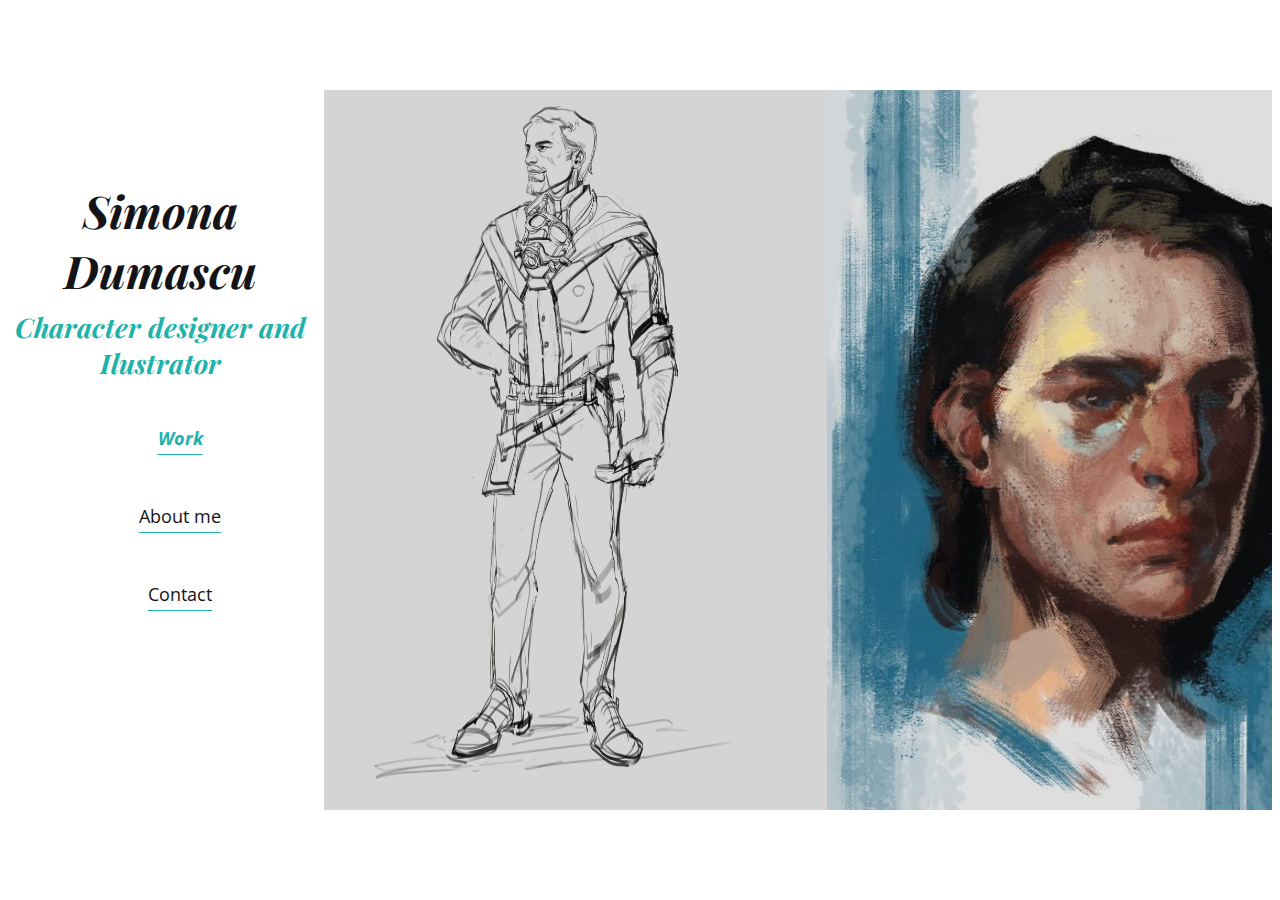
<file: index.html>
<head>
  <link rel="stylesheet" href="navbar.css">
  <link rel="stylesheet" href="main.css">
  <link rel="preconnect" href="https://fonts.googleapis.com">
  <link rel="preconnect" href="https://fonts.gstatic.com" crossorigin>
  <script defer src="scroll.js"></script>

</head>

<body>
  <nav class="navbar">
    <header>
      <a class="navbar-header" href="index.html">
        <h1>
          Simona Dumascu
        </h1>
        <h2>
          Character designer and Ilustrator
        </h2>
      </a>
    </header>
    <ul class="navbar-nav">
      <li class="nav-item">
        <a class="nav-link" href="index.html"><em>Work</em></a>
      </li>
      <li class="nav-item">
        <a class="nav-link" href="about.html">About me</a>
      </li>
      <li class="nav-item">
        <a class="nav-link" href="contact.html">Contact</a>
      </li>
    </ul>
  </nav>
  <main>
    <div class="flex-container">
      <div class="flex-image">
        <img src="images/character_design/8.jpg" alt="img">
        <figcaption>
          <h4>
            Character design
          </h4>
          <p>
            Collection of characters and illustrations in different styles and inspirations.
          </p>
          <a href="work/character_design.html">
            <i>
              Show more
            </i>
          </a>
        </figcaption>
      </div>
      <div class="flex-image">
        <img src="images/portraits/7.jpg" alt="img">
        <figcaption>
          <h4>
            Portraits
          </h4>
          <p>
            Sample of different commissions and personal work.          </p>
          <a href="work/portraits.html">
            <i>
              Show more
            </i>
          </a>
        </figcaption>
      </div>
      <div class="flex-image">
        <img src="images/enviroment/11.jpg" alt="img">
        <figcaption>
          <h4>
            Enviromental Art
          </h4>
          <p>
            Design of enviromental art pieces and details.
          </p>
          <a href="work/enviroment.html">
            <i>
              Show more
            </i>
          </a>
        </figcaption>
      </div>
      <div class="flex-image">
        <img src="images/thesis/5.jpg" alt="img">
        <figcaption>
          <h4>
            Thesis
          </h4>
          <p>
            A character design interpretation of the main characters from the novel Dune
          </p>
          <a href="work/thesis.html">
            <i>
              Show more
            </i>
          </a>
        </figcaption>
      </div>
    </div>
  </main>
</body>
</file>
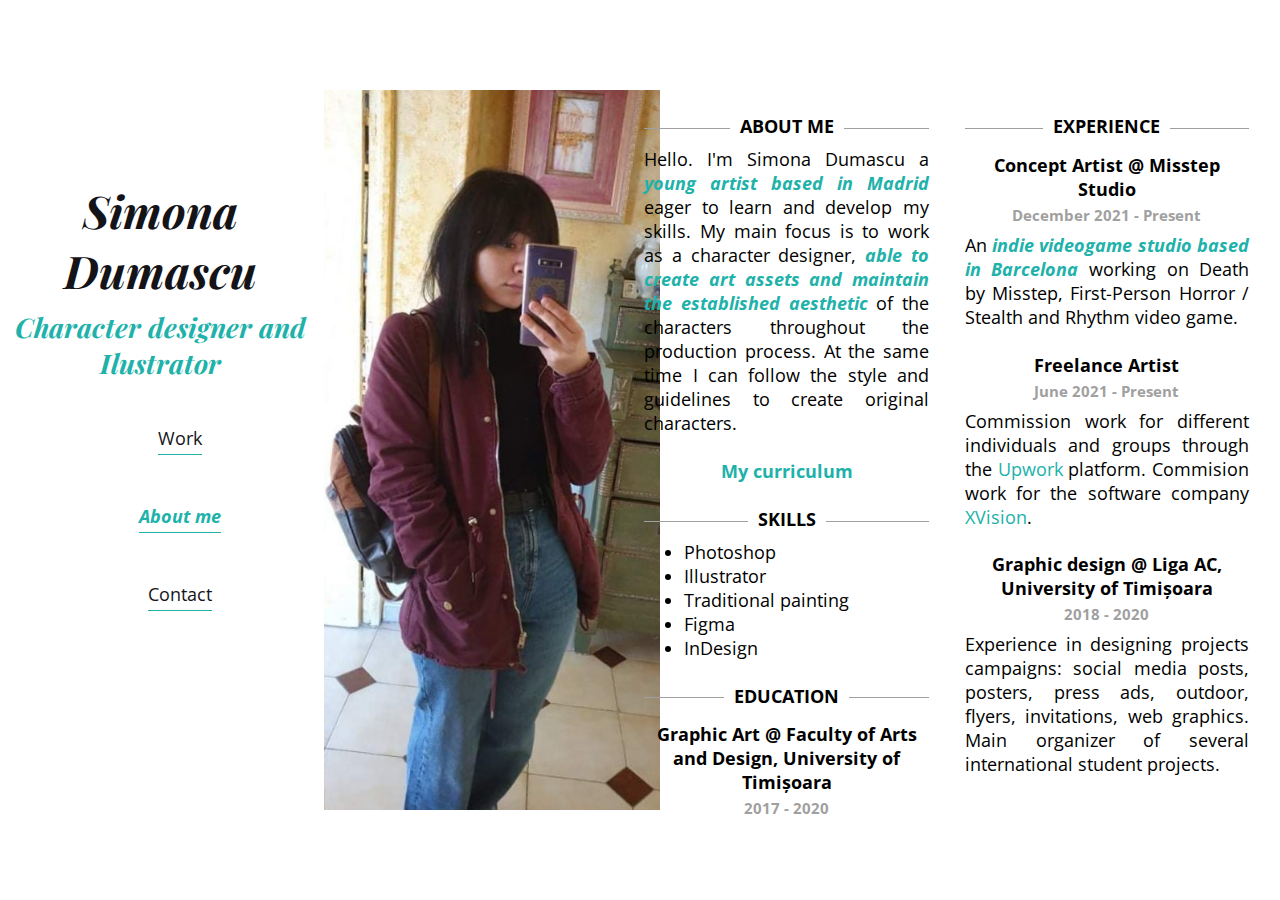
<file: about.html>
<head>
    <link rel="stylesheet" href="navbar.css">
    <link rel="stylesheet" href="about.css">
    <link rel="preconnect" href="https://fonts.googleapis.com">
    <link rel="preconnect" href="https://fonts.gstatic.com" crossorigin>
    <link href="https://fonts.googleapis.com/css2?family=Playfair+Display:ital,wght@1,500&display=swap" rel="stylesheet">
    <script defer src="scroll.js"></script>
  
  </head>
  
  <body>
    <nav class="navbar">
      <header >
        <a class="navbar-header" href="index.html">
          <h1>
            Simona Dumascu
          </h1>
          <h2>
            Character designer and Ilustrator
          </h2>      
        </a>
      </header>
      <ul class="navbar-nav">
        <li class="nav-item">
          <a class="nav-link" href="index.html">Work</a>
        </li>
        <li class="nav-item">
          <a class="nav-link" href="about.html"><em>About me</em></a>
        </li>
        <li class="nav-item">
          <a class="nav-link" href="contact.html">Contact</a>
        </li>
      </ul>
    </nav>
    <main>
      <div class="flex-container">
        <div class="flex-info">
          <img src="images/simo.jpg" alt="img">
        </div>
        <div class="flex-info">
          <h3>
            <span>About me</span>
          </h3>
          <p>
            Hello. I'm Simona Dumascu a <em>young artist based in Madrid</em> eager to learn and develop my skills. 
            My main focus is to work as a character designer, 
            <em>able to create art assets and maintain the established aesthetic</em>
             of the characters throughout the production process. 
             At the same time I can follow the style and guidelines to create original characters.
            <!-- Motivated Illustrator and character design artist with a passion for story telling.
            Through my experience I obtained a certain <em>knowledge of anatomy, perspective and composition</em>. I am also fascinated about exploring art styles and expressing emotion. -->
            <h4>
              <a href="cv.pdf">My curriculum</a>
            </h4>
          </p>
          <!-- link to my cv -->

          <h3>
            <span>Skills</span>
          </h3>
          <ul>
            <li>
              Photoshop
            </li>
            <li>
              Illustrator
            </li>
            <li>
              Traditional painting
            </li>
            <li>
              Figma
            </li>
            <li>
              InDesign
            </li>
          </ul>
          <h3>
            <span>Education</span>
          </h3>
          <h4>
            Graphic Art @ Faculty of Arts and Design, University of Timișoara
          </h4>
          <h5>
            <it>2017 - 2020</it>
          </h5>
        </div>
        <div class="flex-info">
          <h3>
            <span>Experience</span>
          </h3>
          <h4>
            Concept Artist @ Misstep Studio
          </h4>
          <h5>
            <it>December 2021 - Present</it>
          </h5>
          <p>
            An <em>indie videogame studio based in Barcelona</em> working on Death by Misstep, First-Person Horror / Stealth and Rhythm video game.
          </p>
          <h4>
            Freelance Artist
          </h4>
          <h5>
            <it>June 2021 - Present</it>
          </h5>
          <p>
            Commission work for different individuals and groups through the <a href="https://www.upwork.com/freelancers/~01bd75f1e3119f7caf?p=1451172323774455808">Upwork</a> platform.
            Commision work for the software company <a href="https://xvision.app/">XVision</a>.
          </p>
          <h4>
            Graphic design @ Liga AC, University of Timișoara
          </h4>
          <h5>
            <it>2018 - 2020</it>
          </h5>
          <p>
            Experience in designing projects campaigns: social media posts, posters, press
            ads, outdoor, flyers, invitations, web graphics. Main organizer of several international student projects.
          </p>
        </div>
        
      </div>
    </main>
  </body>
</file>
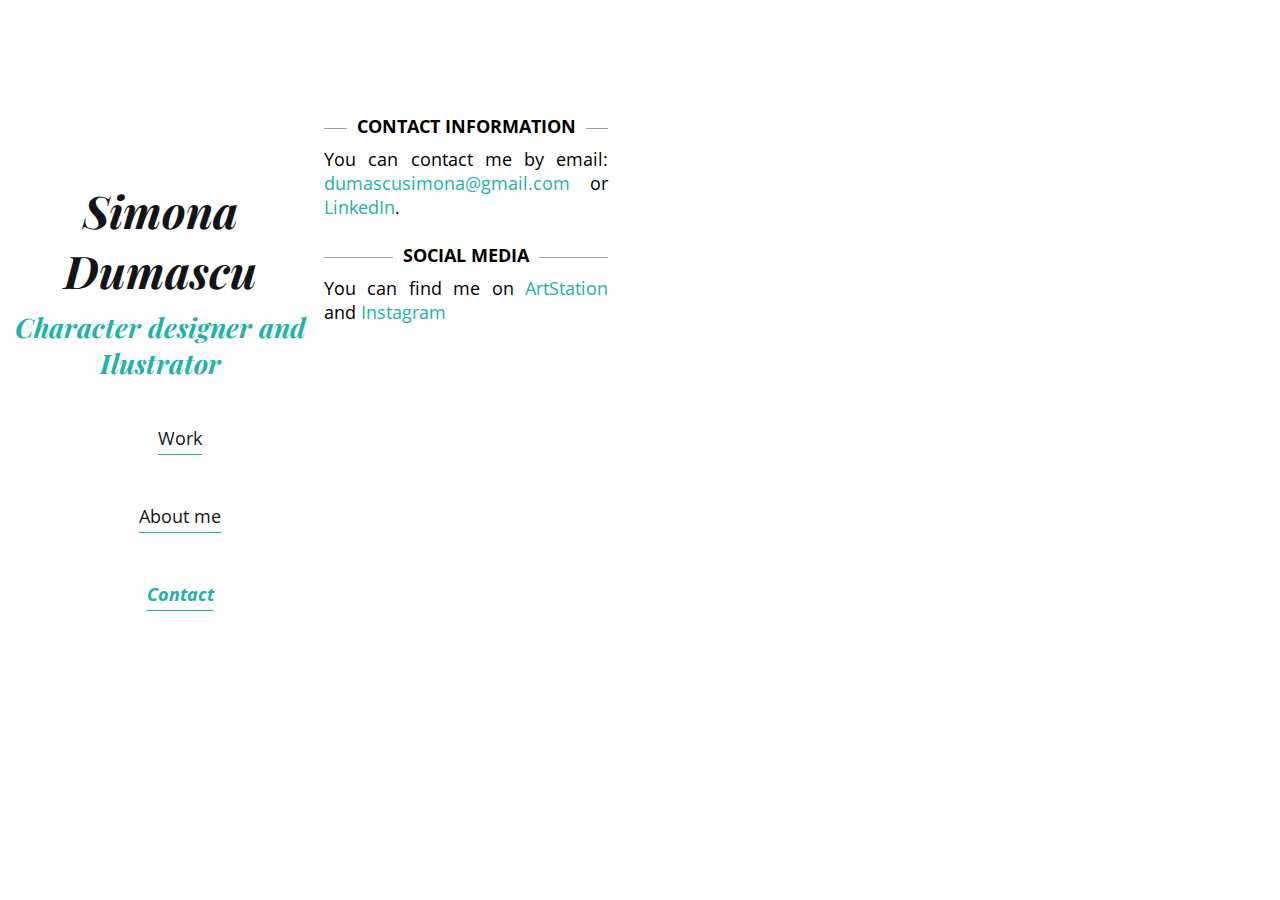
<file: contact.html>
<head>
    <link rel="stylesheet" href="navbar.css">
    <link rel="stylesheet" href="about.css">
    <link rel="preconnect" href="https://fonts.googleapis.com">
    <link rel="preconnect" href="https://fonts.gstatic.com" crossorigin>
    <link href="https://fonts.googleapis.com/css2?family=Playfair+Display:ital,wght@1,500&display=swap" rel="stylesheet">
    <script defer src="scroll.js"></script>
  
  </head>
  
  <body>
    <nav class="navbar">
      <header >
        <a class="navbar-header" href="index.html">
          <h1>
            Simona Dumascu
          </h1>
          <h2>
            Character designer and Ilustrator
          </h2>      
        </a>
      </header>
      <ul class="navbar-nav">
        <li class="nav-item">
          <a class="nav-link" href="index.html">Work</a>
        </li>
        <li class="nav-item">
          <a class="nav-link" href="about.html">About me</a>
        </li>
        <li class="nav-item">
          <a class="nav-link" href="contact.html"><em>Contact</em></a>
        </li>
      </ul>
    </nav>
    <main>
      <div class="flex-container" style="align-items: center;">
        <div class="flex-info">
          <h3>
            <span>Contact information</span>
          </h3>
          <p>
            You can contact me by email: <a href="mailto:someone@yoursite.com">dumascusimona@gmail.com</a> or <a href="https://www.linkedin.com/in/simona-dumascu-4172411b0/">LinkedIn</a>.
          </p>
          <!-- link to my cv -->

          <h3>
            <span>Social Media</span>
          </h3>
          <p>
              You can find me on <a href="https://www.artstation.com/simonadumascu">ArtStation</a> and <a href="https://www.instagram.com/dumascusimona/">Instagram</a>
         </p>
        </div>
        
      </div>
    </main>
  </body>
</file>
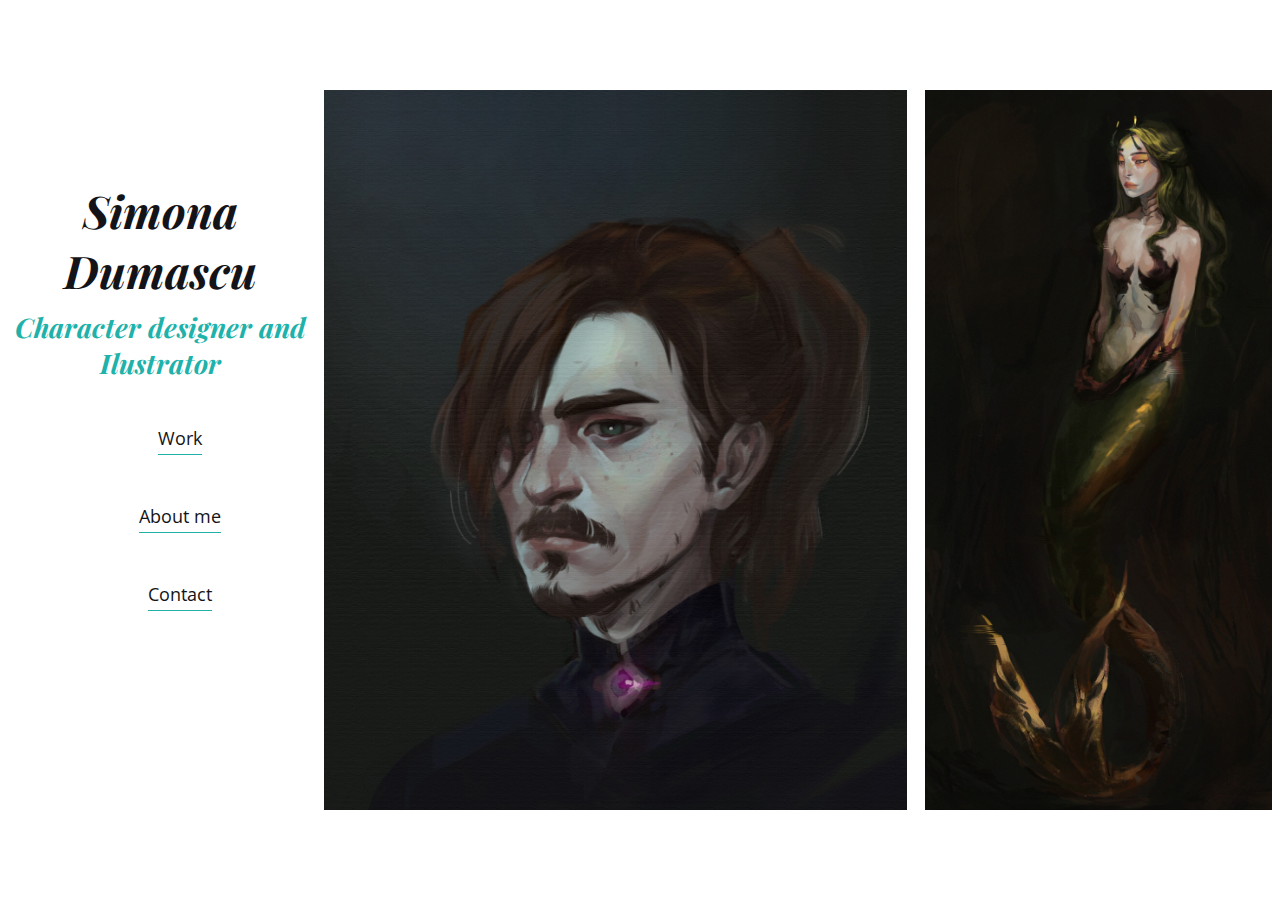
<file: work/character_design.html>
<head>
  <link rel="stylesheet" href="../navbar.css">
  <link rel="stylesheet" href="../main.css">
  <link rel="preconnect" href="https://fonts.googleapis.com">
  <link rel="preconnect" href="https://fonts.gstatic.com" crossorigin>
  <script defer src="../scroll.js"></script>

</head>

<body>
  <nav class="navbar">
    <header>
      <a class="navbar-header" href="../index.html">
        <h1>
          Simona Dumascu
        </h1>
        <h2>
          Character designer and Ilustrator
        </h2>
      </a>
    </header>
    <ul class="navbar-nav">
      <li class="nav-item">
        <a class="nav-link" href="../index.html">Work</a>
      </li>
      <li class="nav-item">
        <a class="nav-link" href="../about.html">About me</a>
      </li>
      <li class="nav-item">
        <a class="nav-link" href="../contact.html">Contact</a>
      </li>
    </ul>
  </nav>
  <main>
    <div class="flex-container" style="gap: 1rem;">
      <div class="flex-image">
        <img src="../images/character_design/1.jpg" alt="img">
      </div>
      <div class="flex-image">
        <img src="../images/character_design/2.jpg" alt="img">
      </div>
      <div class="flex-image">
        <img src="../images/character_design/3.jpg" alt="img">
      </div>
      <div class="flex-image">
        <img src="../images/character_design/4.jpg" alt="img">
      </div>
      <div class="flex-image">
        <img src="../images/character_design/6.jpg" alt="img">
      </div>
      <div class="flex-image">
        <img src="../images/character_design/7.jpg" alt="img">
      </div>
      <div class="flex-image">
        <img src="../images/character_design/8.jpg" alt="img">
      </div>
      <div class="flex-image">
        <img src="../images/character_design/9.jpg" alt="img">
      </div>
      <div class="flex-image">
        <img src="../images/character_design/10.jpg" alt="img">
      </div>
    </div>
  </main>
</body>
</file>
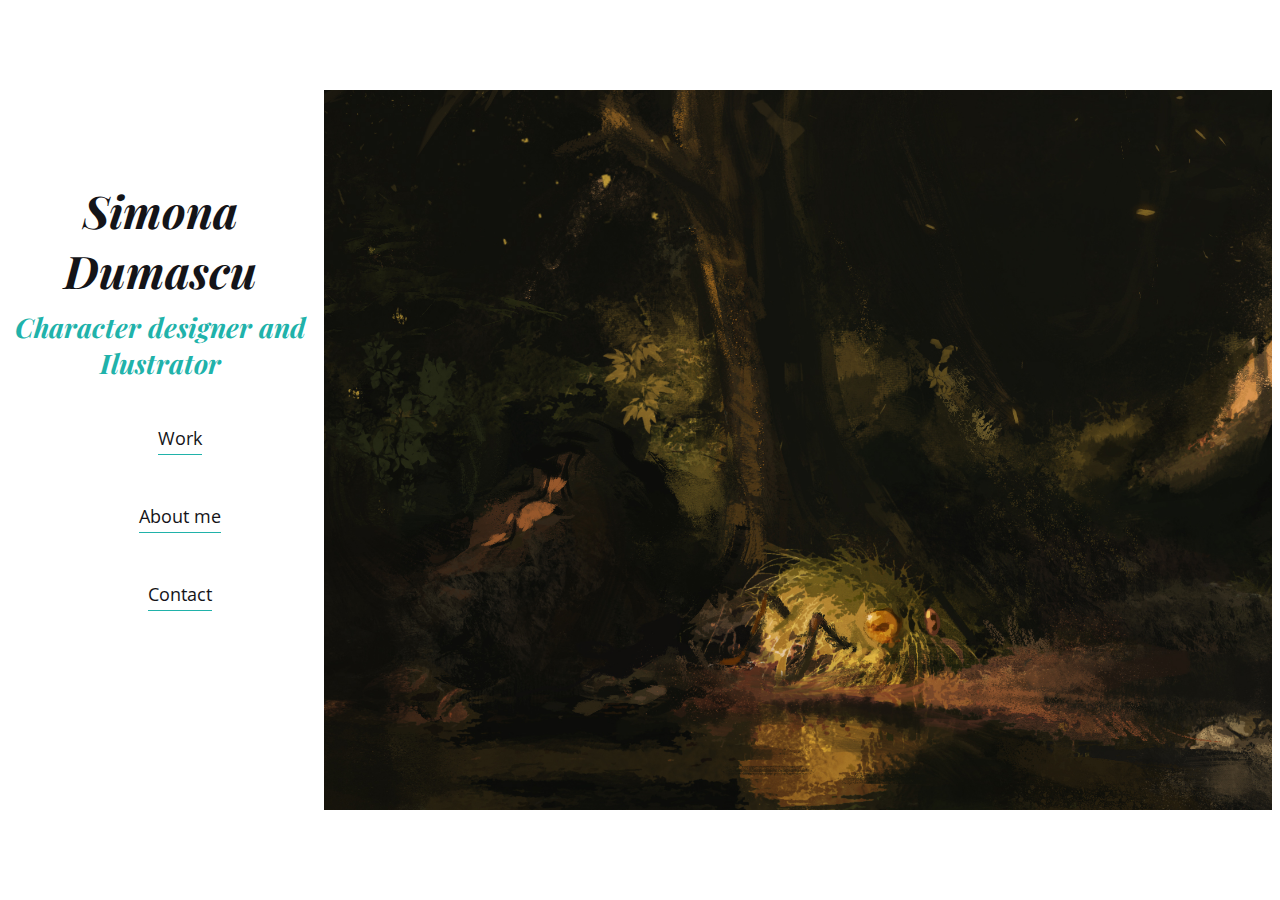
<file: work/enviroment.html>
<head>
  <link rel="stylesheet" href="../navbar.css">
  <link rel="stylesheet" href="../main.css">
  <link rel="preconnect" href="https://fonts.googleapis.com">
  <link rel="preconnect" href="https://fonts.gstatic.com" crossorigin>
  <script defer src="/scroll.js"></script>

</head>

<body>
  <nav class="navbar">
    <header>
      <a class="navbar-header" href="../index.html">
        <h1>
          Simona Dumascu
        </h1>
        <h2>
          Character designer and Ilustrator
        </h2>
      </a>
    </header>
    <ul class="navbar-nav">
      <li class="nav-item">
        <a class="nav-link" href="../index.html">Work</a>
      </li>
      <li class="nav-item">
        <a class="nav-link" href="../about.html">About me</a>
      </li>
      <li class="nav-item">
        <a class="nav-link" href="../contact.html">Contact</a>
      </li>
    </ul>
  </nav>
  <main>
    <div class="flex-container" style="gap: 1rem;">
      <div class="flex-image">
        <img src="../images/enviroment/Photobash.jpg" alt="img">
      </div>
      <div class="flex-image">
        <img src="../images/enviroment/11.jpg" alt="img">
      </div>
    </div>
</body>
</file>
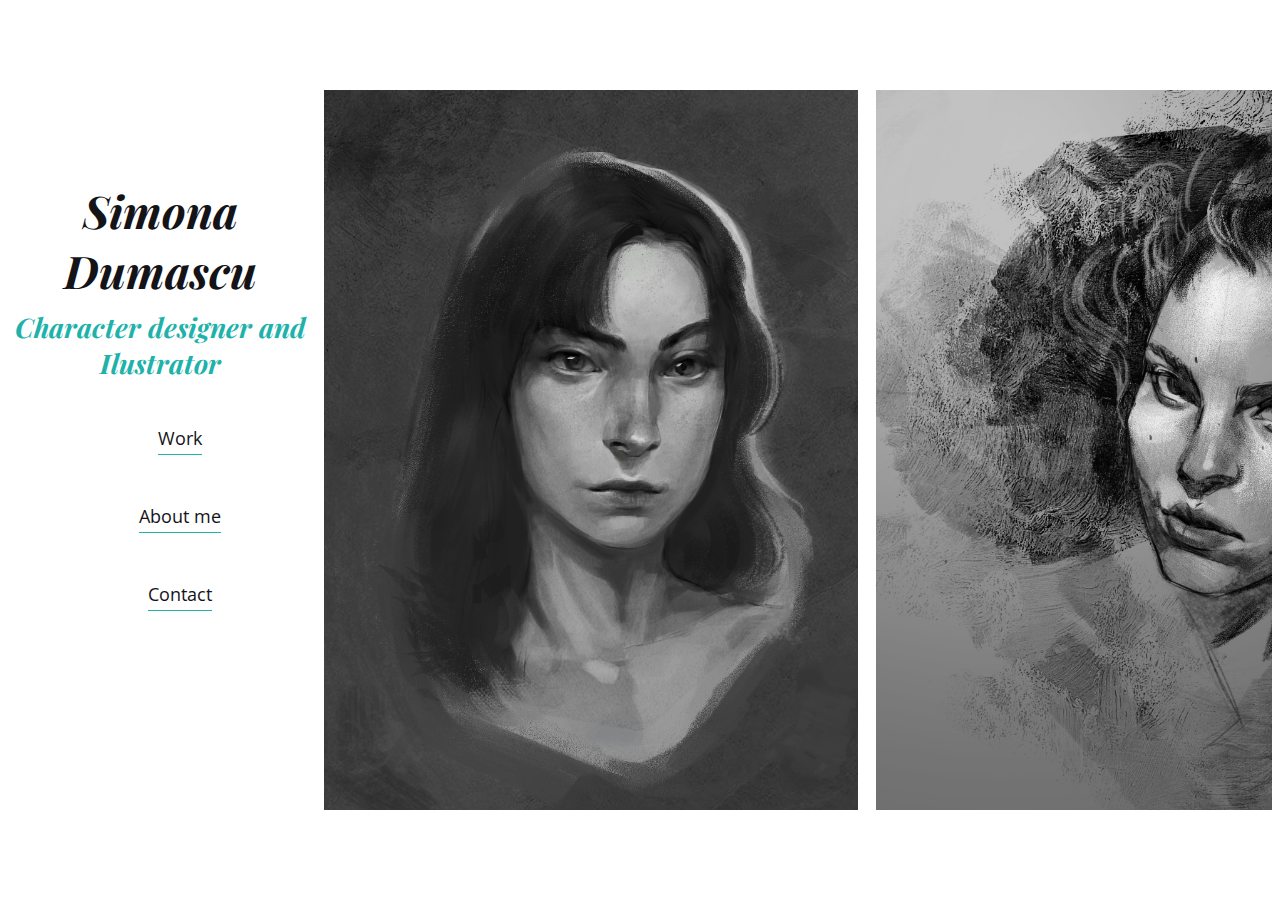
<file: work/portraits.html>
<head>
  <link rel="stylesheet" href="../navbar.css">
  <link rel="stylesheet" href="../main.css">
  <link rel="preconnect" href="https://fonts.googleapis.com">
  <link rel="preconnect" href="https://fonts.gstatic.com" crossorigin>
  <script defer src="/scroll.js"></script>

</head>

<body>
  <nav class="navbar">
    <header>
      <a class="navbar-header" href="../index.html">
        <h1>
          Simona Dumascu
        </h1>
        <h2>
          Character designer and Ilustrator
        </h2>
      </a>
    </header>
    <ul class="navbar-nav">
      <li class="nav-item">
        <a class="nav-link" href="../index.html">Work</a>
      </li>
      <li class="nav-item">
        <a class="nav-link" href="../about.html">About me</a>
      </li>
      <li class="nav-item">
        <a class="nav-link" href="../contact.html">Contact</a>
      </li>
    </ul>
  </nav>
  <main>
    <div class="flex-container" style="gap: 1rem;">
      <div class="flex-image">
        <img src="../images/portraits/1.jpg" alt="img">
      </div>
      <div class="flex-image">
        <img src="../images/portraits/8.jpg" alt="img">
      </div>
      <div class="flex-image">
        <img src="../images/portraits/2.jpg" alt="img">
      </div>
      <div class="flex-image">
        <img src="../images/portraits/3.jpg" alt="img">
      </div>
      <div class="flex-image">
        <img src="../images/portraits/4.jpg" alt="img">
      </div>
      <div class="flex-image">
        <img src="../images/portraits/5.jpg" alt="img">
      </div>
      <div class="flex-image">
        <img src="../images/portraits/6.jpg" alt="img">
      </div>
      <div class="flex-image">
        <img src="../images/portraits/7.jpg" alt="img">
      </div>
    </div>
  </main>
</body>
</file>
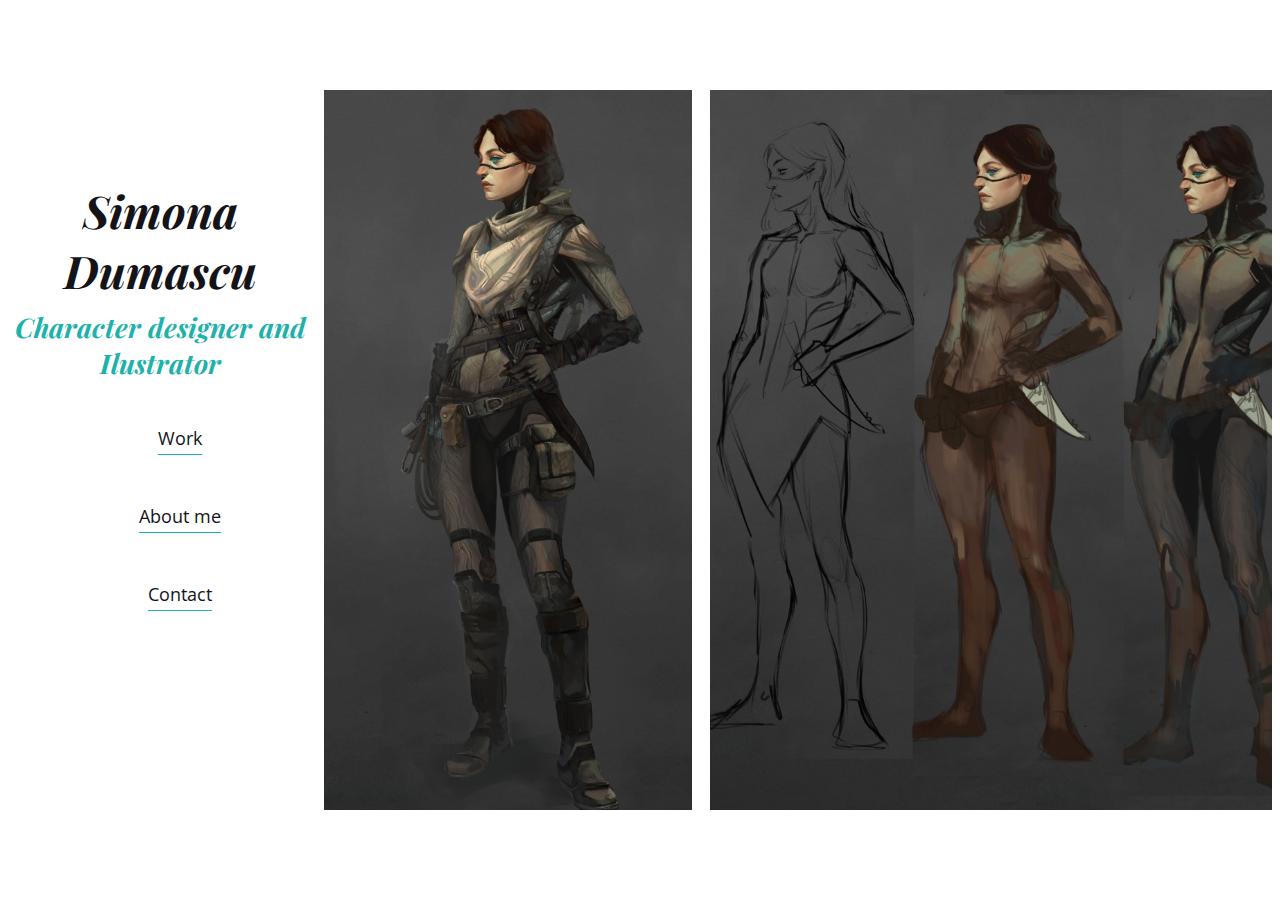
<file: work/thesis.html>
<head>
  <link rel="stylesheet" href="../navbar.css">
  <link rel="stylesheet" href="../main.css">
  <link rel="preconnect" href="https://fonts.googleapis.com">
  <link rel="preconnect" href="https://fonts.gstatic.com" crossorigin>
  <script defer src="../scroll.js"></script>

</head>

<body>
  <nav class="navbar">
    <header>
      <a class="navbar-header" href="../index.html">
        <h1>
          Simona Dumascu
        </h1>
        <h2>
          Character designer and Ilustrator
        </h2>
      </a>
    </header>
    <ul class="navbar-nav">
      <li class="nav-item">
        <a class="nav-link" href="../index.html">Work</a>
      </li>
      <li class="nav-item">
        <a class="nav-link" href="../about.html">About me</a>
      </li>
      <li class="nav-item">
        <a class="nav-link" href="../contact.html">Contact</a>
      </li>
    </ul>
  </nav>
  <main>
    <div class="flex-container" style="gap: 1rem;">
      <div class="flex-image">
        <img src="../images/thesis/7.jpg" alt="img">
      </div>
      <div class="flex-image">
        <img src="../images/thesis/Etape Chani.jpg" alt="img">
      </div>
      <div class="flex-image">
        <img src="../images/thesis/1.jpg" alt="img">
      </div>
      <div class="flex-image">
        <img src="../images/thesis/2.jpg" alt="img">
      </div>
      <div class="flex-image">
        <img src="../images/thesis/3.jpg" alt="img">
      </div>
      <div class="flex-image">
        <img src="../images/thesis/4.jpg" alt="img">
      </div>
      <div class="flex-image">
        <img src="../images/thesis/5.jpg" alt="img">
      </div>
      <div class="flex-image">
        <img src="../images/thesis/6.jpg" alt="img">
      </div>

      <div class="flex-image">
        <img src="../images/thesis/8.jpg" alt="img">
      </div>
      <div class="flex-image">
        <img src="../images/thesis/10.jpg" alt="img">
      </div>
      <div class="flex-image">
        <img src="../images/thesis/Etape Paul.jpg" alt="img">
      </div>
    </div>
  </main>
</body>
</file>
<file: navbar.css>
@import url('https://fonts.googleapis.com/css2?family=Open+Sans:ital,wght@1,300&family=Playfair+Display:ital,wght@1,500;1,800&display=swap');

.navbar {
  width: var(--navbar-width);
  height: 60vh;
  position: fixed;
  top: 0;
  left: 0;
  bottom: 0;
  margin: auto;
  background-color: var(--bg-primary);
  color: var(--text-primary);
}
  
.navbar-nav {
  list-style: none;
  display: flex;
  flex-direction: column;
  align-items: center;
}
.nav-link:hover {
  color: var(--text-secondary);
}
  
.nav-link {
  display: flex;
  padding: 1.5rem;
  color: var(--text-primary);
  text-decoration: none;
  text-align: center;
  text-decoration: underline;
  text-decoration-color: var(--text-secondary);
  text-underline-offset: 0.5rem;
}
  
.navbar-header {
  color: var(--text-primary);
  text-decoration: none;
  font-family: 'Playfair Display';
  font-weight: 800;
  font-style: italic;
  text-align: center;
}
.navbar-header h1 {
  font-size: 2.5rem;
  margin: 0;
}
.navbar-header h2 {
  font-size: 1.5rem;
  color: var(--text-secondary);
  margin: 0.5rem 0;
}
  
.navbar-header:hover {
  color: var(--text-secondary);
}

  /* Small screens */
@media only screen and (max-width: 600px) {
.navbar {
  bottom: 0;
  width: 100vw;
  height: 5rem;
}

.navbar-nav {
  flex-direction: row;
}

.nav-link {
  justify-content: center;
}
}
</file>
<file: main.css>
:root {
  font-size: 18px;
  font-family: 'Open Sans';
--text-primary: #141418;
--text-secondary: lightseagreen;
--bg-primary: #ffffff;
--bg-secondary: #cdcdce;
--navbar-width: 25%;
}

em {
  color: var(--text-secondary);
  font-weight: bold;
}

.flex-container {
  margin-left: var(--navbar-width);
  margin-top: 10vh;
  display: flex;
  overflow-x: scroll;
  align-items: center;
}

.flex-container::-webkit-scrollbar {
  width: 0.25rem;
}

.flex-container::-webkit-scrollbar-track {
  background: var(--bg-primary);
  border-radius: 10px;
}

.flex-container::-webkit-scrollbar-thumb {
  background: var(--text-secondary);
  border-radius: 10px;
}

.flex-image {
  height: 80vh;
  flex-grow: 1;
  list-style-type: none;
}

.flex-image img {
  max-height: 100%;
  min-width: 100%;
  object-fit: cover;
  vertical-align: bottom;
}

.flex-image figcaption {
  background-color: rgba(250, 250, 250, 0.9);
  position: relative;
  bottom: 50%;
  border-radius: 0.5rem;
  
  margin: 1rem;
  padding: 0.5rem;


  text-align: center;

  -webkit-transition: all 0.4s ease-in-out;
  transition: all 0.4s ease-in-out;
  -webkit-transform: rotateX(-90deg);
  transform: rotateX(-90deg);
  -webkit-transform-origin: 50% 50%;
  -ms-transform-origin: 50% 50%;
  transform-origin: 50% 50%;
  opacity: 1;
  z-index: 1;
}

.flex-image h4 {
  font-size: 1.5rem;
  font-weight: bold;
  margin: 0;
}

.flex-image i {
  position: relative!important;
  background-color: var(--bg-primary);
  width: 120px;
  height: 40px;
  display: inline-block;
  text-align: center;
  line-height: 40px;
  border-radius: 5px;
  color: var(--text-secondary);
  margin-top: 10px;
  margin-bottom: 15px;
}

.flex-image i:hover {
  opacity: 0.75;
}

.flex-image:hover figcaption,
.flex-image.hover figcaption {
  -webkit-transform: translateY(-50%);
  transform: translateY(-50%);
  opacity: 1;
  -webkit-transition-delay: 0.2s;
  transition-delay: 0.2s;
}

.flex-image:hover:after,
.flex-image.hover:after {
  -webkit-transform: rotateX(0);
  transform: rotateX(0);
  opacity: 0.9;
}



/* Large screens
@media only screen and (min-width: 600px) {
  .navbar {
    top: 0;
    width: 25%;
    height: 100vh;
  }


  .navbar:hover .link-text {
    display: inline;
  }

  .navbar:hover .logo svg
  {
    margin-left: 11rem;
  }

  .navbar:hover .logo-text
  {
    left: 0px;
  }
} */
</file>
<file: about.css>
:root {
    font-size: 18px;
    font-family: 'Open Sans';
  --text-primary: #141418;
  --text-secondary: lightseagreen;
  --bg-primary: #ffffff;
  --bg-secondary: #cdcdce;
  --navbar-width: 25%;
}

em {
    color: var(--text-secondary);
    font-weight: bold;
}

a {
    text-decoration: none;
    color: var(--text-secondary);
    text-align: center;
}

.flex-container {
  margin-left: var(--navbar-width);
  margin-top: 10vh;
  display: flex;
  align-items: center;
  gap: 1rem;
}

.flex-info {
  width: 30%;
  height: 80vh;
  text-align: justify;
  margin-right: 1rem;
}

.flex-info img {
    max-height: 100%;
    min-width: 100%;
    object-fit: cover;
    vertical-align: bottom;
  }

h3 { 
  text-align: center;
  font-size: 1rem;
  text-transform: uppercase;
  border-bottom: 1px solid rgb(160, 160, 160);
  line-height:0.1em;
  margin-top: 2rem;
} 
h3 span { 
    background:#fff;
    padding:0 10px;
}
h4 {
  text-align:center;
}
h5 {
    text-align:center;
    margin-top: -20px;
    margin-bottom: -10px;
    color: rgb(160, 160, 160);
  }



/* Large screens
@media only screen and (min-width: 600px) {
  .navbar {
  top: 0;
  width: 25%;
  height: 100vh;
  }


  .navbar:hover .link-text {
  display: inline;
  }

  .navbar:hover .logo svg
  {
  margin-left: 11rem;
  }

  .navbar:hover .logo-text
  {
  left: 0px;
  }
} */
</file>
